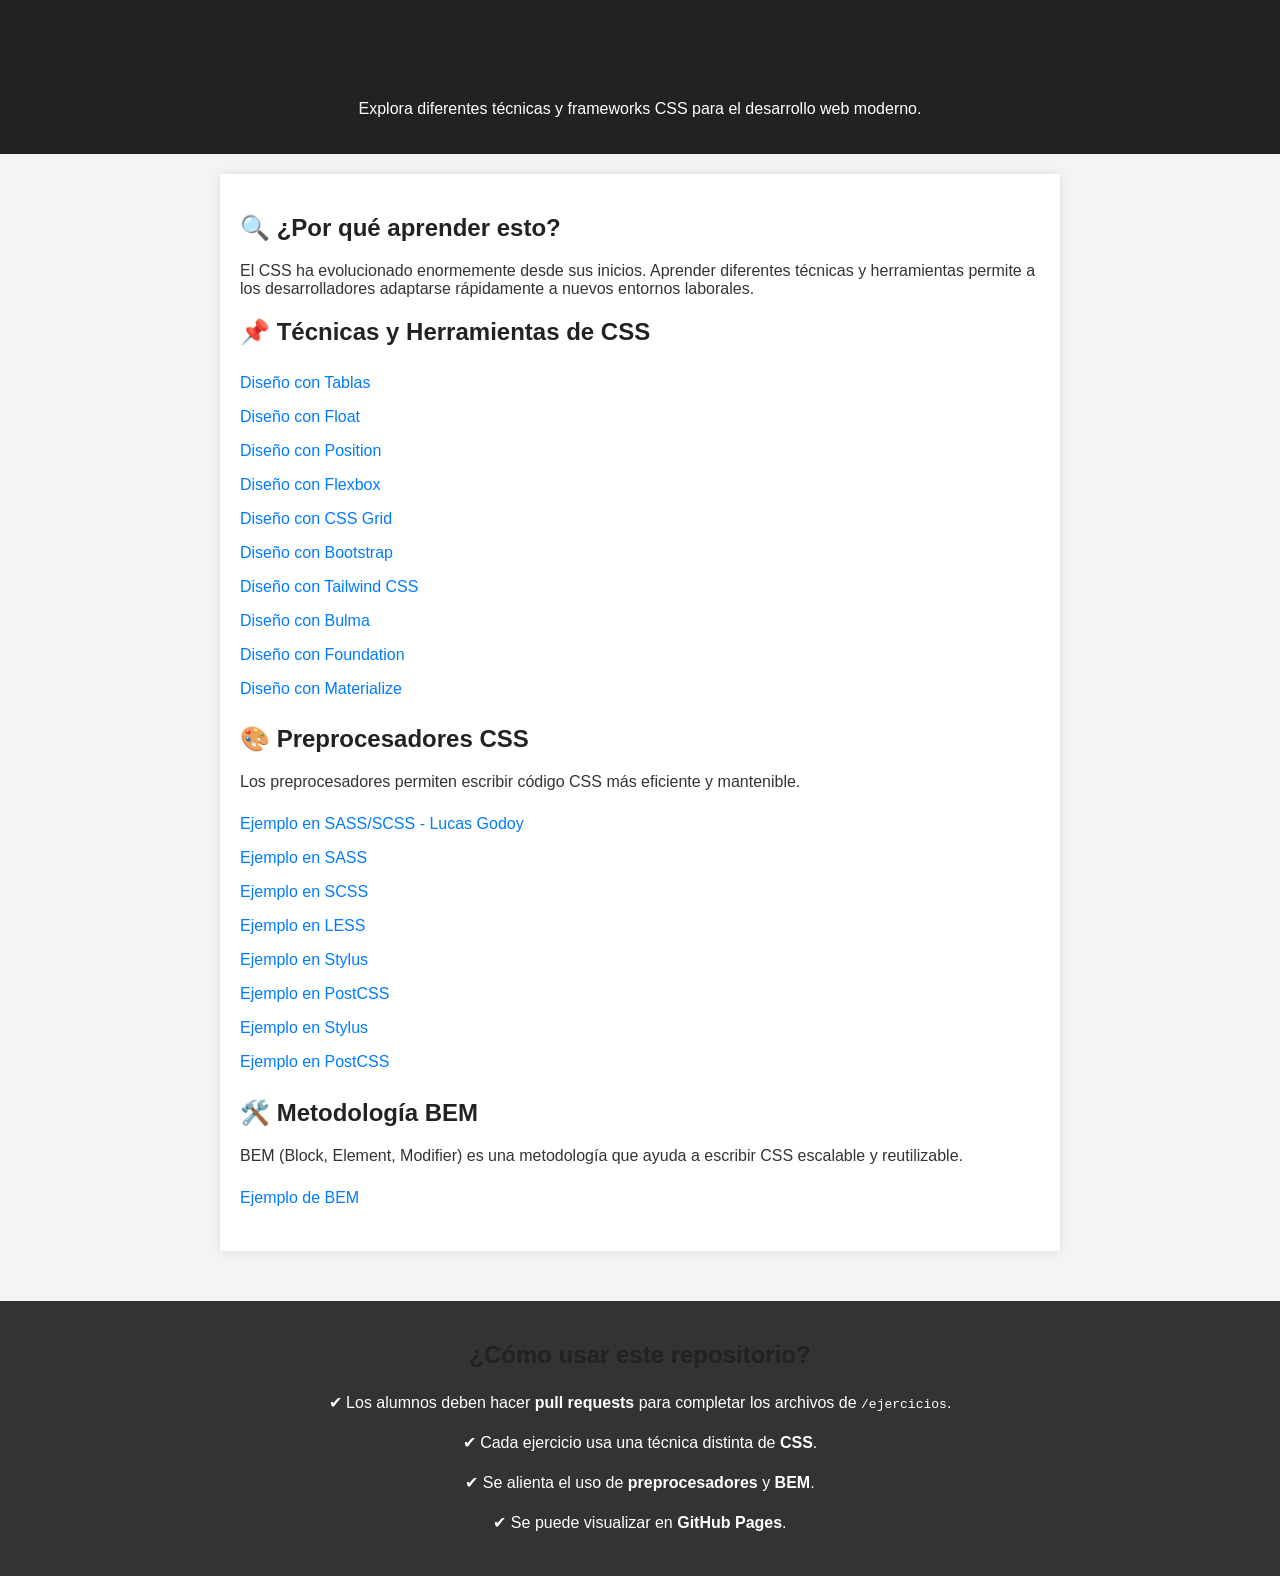
<file: index.html>
<!DOCTYPE html>
<html lang="es">

<head>
    <meta charset="UTF-8">
    <meta name="viewport" content="width=device-width, initial-scale=1.0">
    <title>CSS Moderno - Guía</title>
    <link rel="stylesheet" href="style.css">
</head>
<body>

    <header>
        <h1>CSS Moderno - Repositorio Colaborativo</h1>
        <p>Explora diferentes técnicas y frameworks CSS para el desarrollo web moderno.</p>
    </header>

    <main>
        <section>
            <h2>🔍 ¿Por qué aprender esto?</h2>
            <p>El CSS ha evolucionado enormemente desde sus inicios. Aprender diferentes técnicas y herramientas permite
                a los desarrolladores adaptarse rápidamente a nuevos entornos laborales.</p>
        </section>

        <section>
            <h2>📌 Técnicas y Herramientas de CSS</h2>
            <ul>
                <li><a href="ejercicios/tablas.html">Diseño con Tablas</a></li>
                <li><a href="ejercicios/float.html">Diseño con Float</a></li>
                <li><a href="ejercicios/position.html">Diseño con Position</a></li>
                <li><a href="ejercicios/flex.html">Diseño con Flexbox</a></li>
                <li><a href="ejercicios/grid.html">Diseño con CSS Grid</a></li>
                <li><a href="ejercicios/bootstrap.html">Diseño con Bootstrap</a></li>
                <li><a href="ejercicios/tailwind.html">Diseño con Tailwind CSS</a></li>
                <li><a href="ejercicios/bulma.html">Diseño con Bulma</a></li>
                <li><a href="ejercicios/foundation.html">Diseño con Foundation</a></li>
                <li><a href="ejercicios/materialize.html">Diseño con Materialize</a></li>
            </ul>
        </section>

        <section>
            <h2>🎨 Preprocesadores CSS</h2>
            <p>Los preprocesadores permiten escribir código CSS más eficiente y mantenible.</p>
            <ul>
                <li><a href="ejemploscss.html">Ejemplo en SASS/SCSS - Lucas Godoy</a></li>
                <li><a href="ejemploscss.html">Ejemplo en SASS</a></li>
                <li><a href="areco/arecoplanes.html">Ejemplo en SCSS</a></li>
                <li><a href="scss/ejemplo.less">Ejemplo en LESS</a></li>

                <li><a href="stylus-salma/salmi.html">Ejemplo en Stylus</a></li>
                <li><a href="scss/ejemplo.postcss">Ejemplo en PostCSS</a></li>

                <li><a href="scss/ejemplo.stylus">Ejemplo en Stylus</a></li>
                <li><a href="scss-ale-rojas/ejemplopostcss.html">Ejemplo en PostCSS</a></li>

            </ul>
        </section>

        <section>
            <h2>🛠️ Metodología BEM</h2>
            <p>BEM (Block, Element, Modifier) es una metodología que ayuda a escribir CSS escalable y reutilizable.</p>
            <ul>
                <li><a href="ejercicios/BEM.html">Ejemplo de BEM</a></li>
            </ul>
        </section>
    </main>


    <footer id="how-to-use" style="margin-top: 50px;">
        <div class="container">
            <h2>¿Cómo usar este repositorio?</h2>
            <ul>
                <li>✔ Los alumnos deben hacer <strong>pull requests</strong> para completar los archivos de
                    <code>/ejercicios</code>.
                </li>
                <li>✔ Cada ejercicio usa una técnica distinta de <strong>CSS</strong>.</li>
                <li>✔ Se alienta el uso de <strong>preprocesadores</strong> y <strong>BEM</strong>.</li>
                <li>✔ Se puede visualizar en <strong>GitHub Pages</strong>.</li>
            </ul>
        </div>
    </footer>

</body>

</html>
</file>
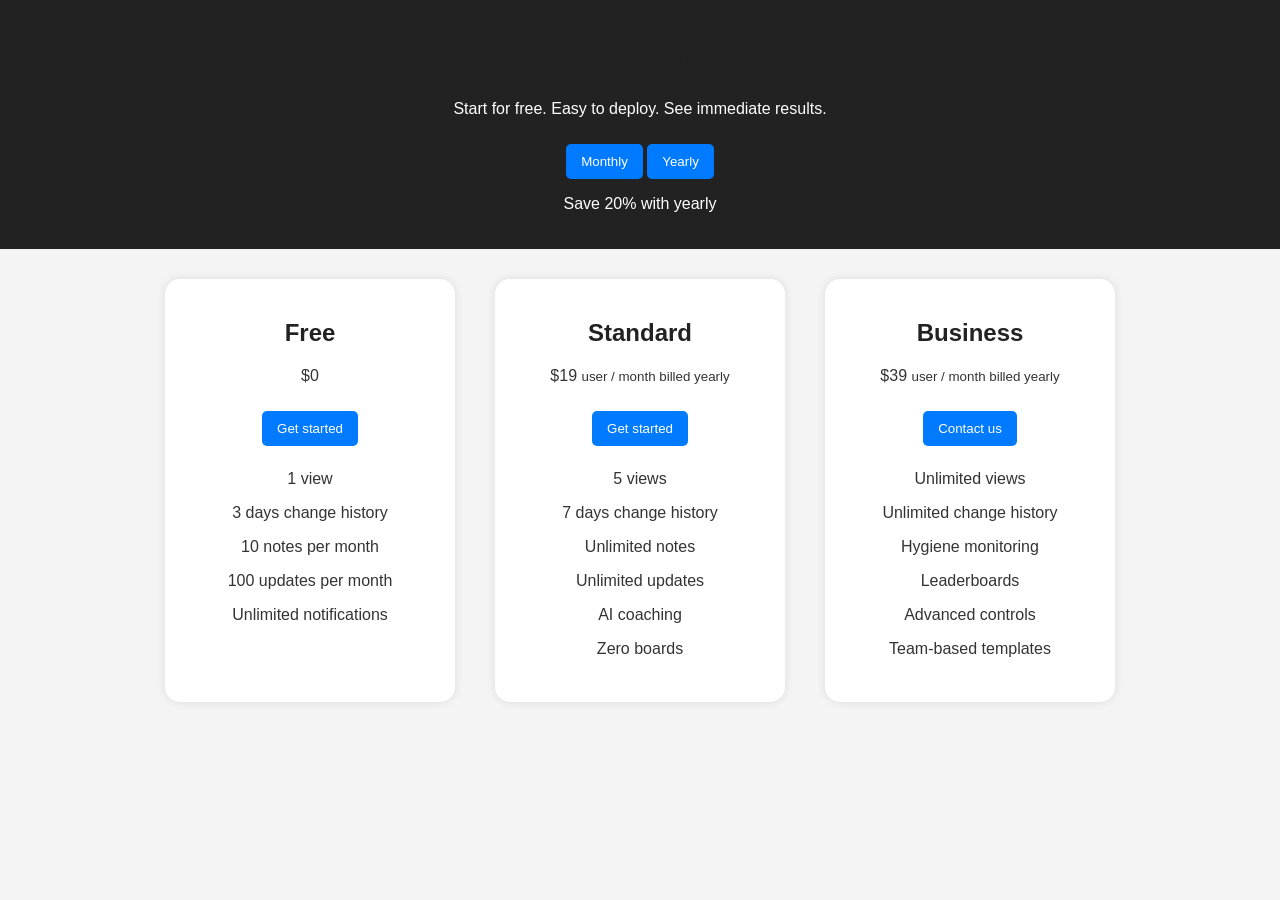
<file: ejemploscss.html>
<!DOCTYPE html>
<html lang="en">
<head>
    <meta charset="UTF-8">
    <meta name="viewport" content="width=device-width, initial-scale=1.0">
    <title>Pricing Plans</title>
    <link rel="stylesheet" href="scss/styles.css">
</head>
<body>
    <header>
        <h1>Pricing</h1>
        <p>Start for free. Easy to deploy. See immediate results.</p>
        <div>
            <button>Monthly</button>
            <button>Yearly</button>
            <p>Save 20% with yearly</p>
        </div>
    </header>
    
    <section>
        <div class="plan">
            <h2>Free</h2>
            <p>$0</p>
            <button>Get started</button>
            <ul>
                <li>1 view</li>
                <li>3 days change history</li>
                <li>10 notes per month</li>
                <li>100 updates per month</li>
                <li>Unlimited notifications</li>
            </ul>
        </div>
        
        <div class="plan">
            <h2>Standard</h2>
            <p>$19 <small>user / month billed yearly</small></p>
            <button>Get started</button>
            <ul>
                <li>5 views</li>
                <li>7 days change history</li>
                <li>Unlimited notes</li>
                <li>Unlimited updates</li>
                <li>AI coaching</li>
                <li>Zero boards</li>
            </ul>
        </div>
        
        <div class="plan">
            <h2>Business</h2>
            <p>$39 <small>user / month billed yearly</small></p>
            <button>Contact us</button>
            <ul>
                <li>Unlimited views</li>
                <li>Unlimited change history</li>
                <li>Hygiene monitoring</li>
                <li>Leaderboards</li>
                <li>Advanced controls</li>
                <li>Team-based templates</li>
            </ul>
        </div>
    </section>
</body>
</html>
</file>
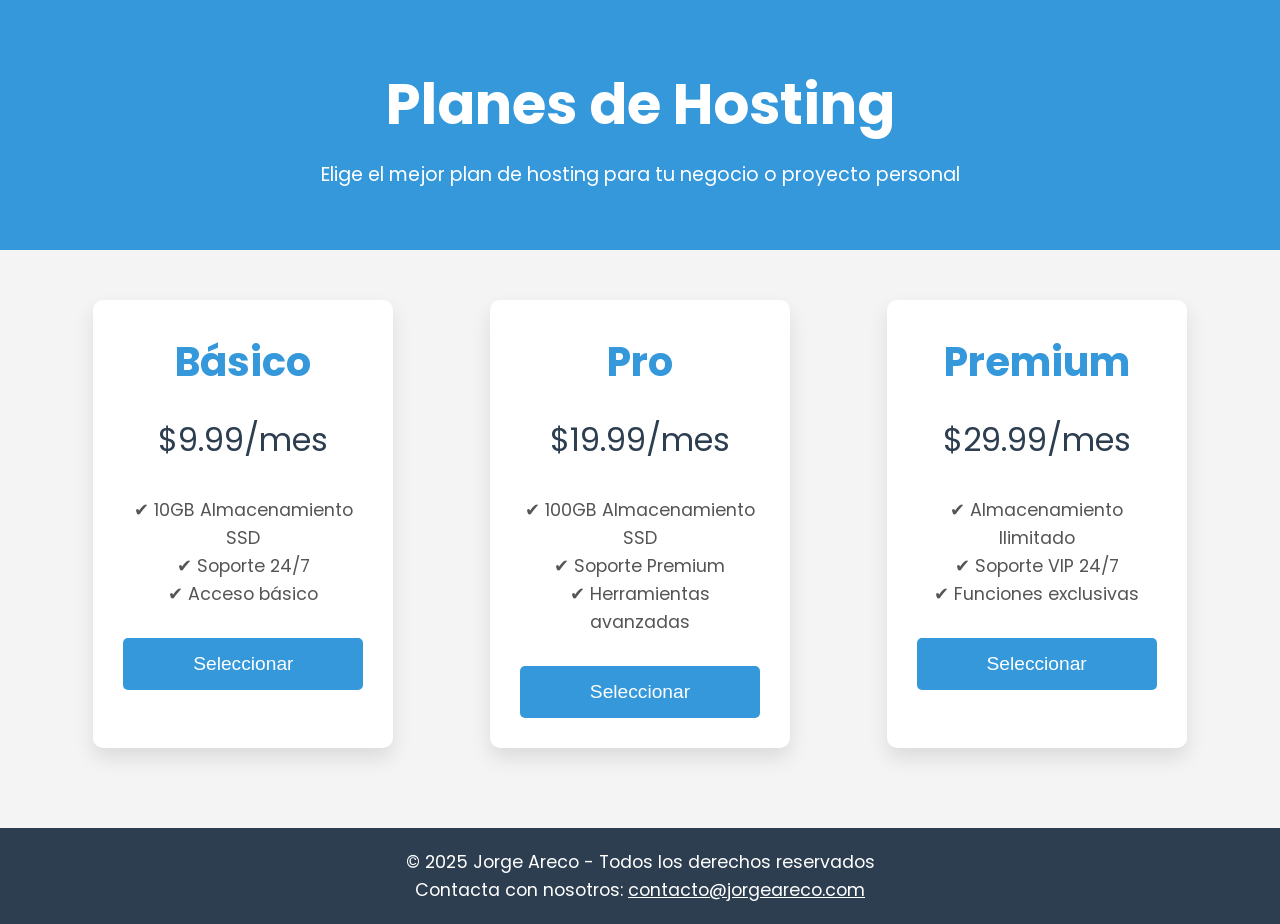
<file: areco/arecoplanes.html>
<!DOCTYPE html>
<html lang="es">
<head>
  <meta charset="UTF-8" />
  <meta name="viewport" content="width=device-width, initial-scale=1.0" />
  <title>Planes de Hosting - Jorge Areco</title>
  <link rel="stylesheet" href="arecoplanes.css" />
  <!-- Fuentes -->
  <link href="https://fonts.googleapis.com/css2?family=Poppins:wght@400;600&display=swap" rel="stylesheet">
</head>
<body>
  <!-- Header -->
  <header class="header">
    <div class="container">
      <h1>Planes de Hosting</h1>
      <p class="tagline">Elige el mejor plan de hosting para tu negocio o proyecto personal</p>
    </div>
  </header>

  <!-- Main Content -->
  <main>
    <section class="pricing">
      <!-- Plan Básico -->
      <div class="plan basic">
        <h2>Básico</h2>
        <p class="price">$9.99/mes</p>
        <ul>
          <li>✔ 10GB Almacenamiento SSD</li>
          <li>✔ Soporte 24/7</li>
          <li>✔ Acceso básico</li>
        </ul>
        <button>Seleccionar</button>
      </div>

      <!-- Plan Pro -->
      <div class="plan pro">
        <h2>Pro</h2>
        <p class="price">$19.99/mes</p>
        <ul>
          <li>✔ 100GB Almacenamiento SSD</li>
          <li>✔ Soporte Premium</li>
          <li>✔ Herramientas avanzadas</li>
        </ul>
        <button>Seleccionar</button>
      </div>

      <!-- Plan Premium -->
      <div class="plan premium">
        <h2>Premium</h2>
        <p class="price">$29.99/mes</p>
        <ul>
          <li>✔ Almacenamiento Ilimitado</li>
          <li>✔ Soporte VIP 24/7</li>
          <li>✔ Funciones exclusivas</li>
        </ul>
        <button>Seleccionar</button>
      </div>
    </section>
  </main>

  <!-- Footer -->
  <footer>
    <div class="container">
      <p>&copy; 2025 Jorge Areco - Todos los derechos reservados</p>
      <p>Contacta con nosotros: <a href="mailto:contacto@jorgeareco.com">contacto@jorgeareco.com</a></p>
    </div>
  </footer>
</body>
</html>
</file>
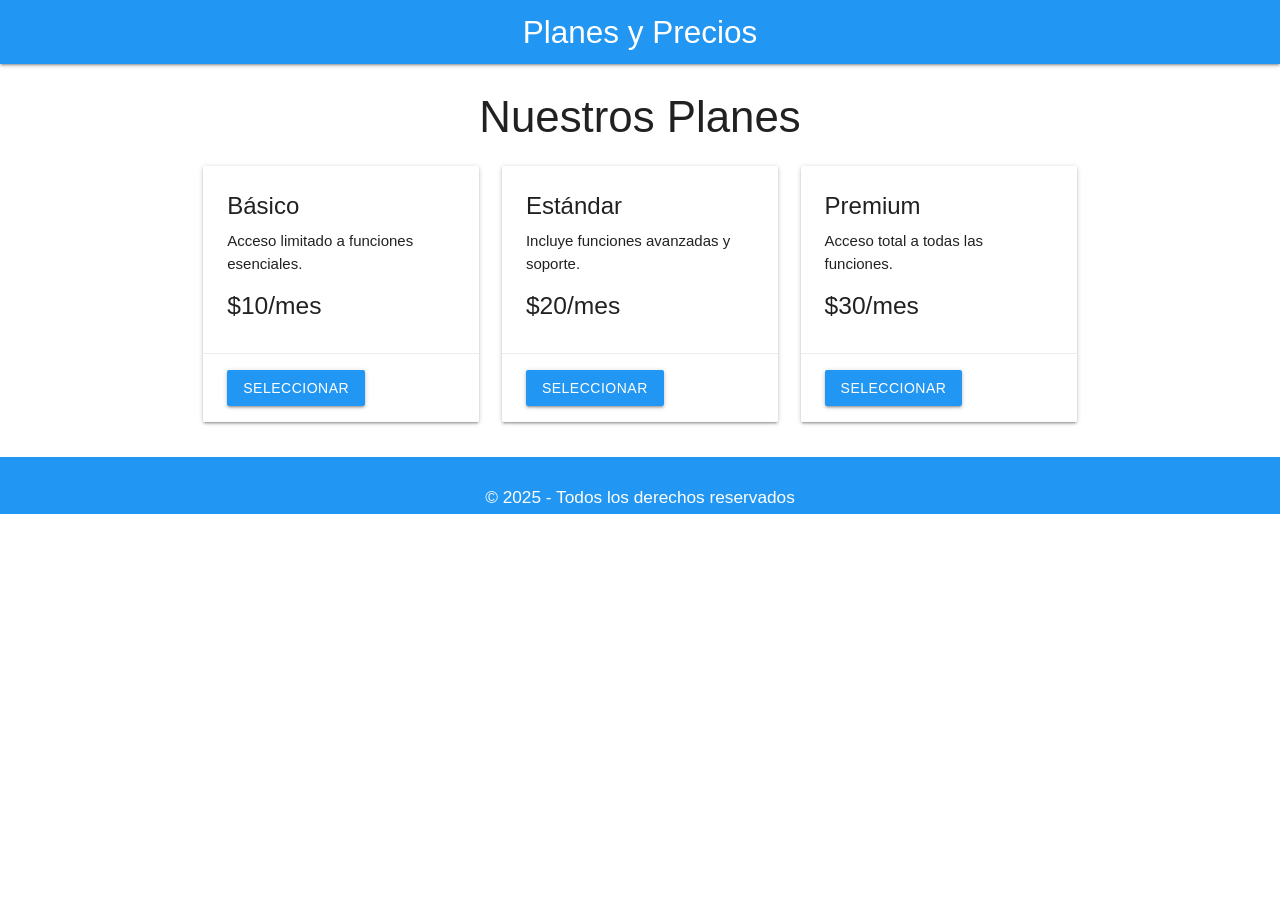
<file: ejercicios/materialize.html>
<!DOCTYPE html>
<html lang="es">
<head>
    <meta charset="UTF-8">
    <meta name="viewport" content="width=device-width, initial-scale=1.0">
    <title>Planes y Precios</title>
    <!-- Importar Materialize CSS -->
    <link href="https://cdnjs.cloudflare.com/ajax/libs/materialize/1.0.0/css/materialize.min.css" rel="stylesheet">
</head>
<body>
<!-- Barra de navegación -->
<nav>
    <div class="nav-wrapper blue">
        <a href="#" class="brand-logo center">Planes y Precios</a>
    </div>
</nav>

<div class="container">
    <h3 class="center-align">Nuestros Planes</h3>
    <div class="row">
        <!-- Plan Básico -->
        <div class="col s12 m4">
            <div class="card">
                <div class="card-content">
                    <span class="card-title">Básico</span>
                    <p>Acceso limitado a funciones esenciales.</p>
                    <h5>$10/mes</h5>
                </div>
                <div class="card-action">
                    <a href="#" class="btn blue">Seleccionar</a>
                </div>
            </div>
        </div>

        <!-- Plan Estándar -->
        <div class="col s12 m4">
            <div class="card">
                <div class="card-content">
                    <span class="card-title">Estándar</span>
                    <p>Incluye funciones avanzadas y soporte.</p>
                    <h5>$20/mes</h5>
                </div>
                <div class="card-action">
                    <a href="#" class="btn blue">Seleccionar</a>
                </div>
            </div>
        </div>

        <!-- Plan Premium -->
        <div class="col s12 m4">
            <div class="card">
                <div class="card-content">
                    <span class="card-title">Premium</span>
                    <p>Acceso total a todas las funciones.</p>
                    <h5>$30/mes</h5>
                </div>
                <div class="card-action">
                    <a href="#" class="btn blue">Seleccionar</a>
                </div>
            </div>
        </div>
    </div>
</div>

<!-- Pie de página -->
<footer class="page-footer blue">
    <div class="container">
        <div class="row">
            <div class="col s12">
                <h6 class="white-text center-align">&copy; 2025 - Todos los derechos reservados</h6>
            </div>
        </div>
    </div>
</footer>

<!-- Importar Materialize JavaScript -->
<script src="https://cdnjs.cloudflare.com/ajax/libs/materialize/1.0.0/js/materialize.min.js"></script>
</body>
</html>
</file>
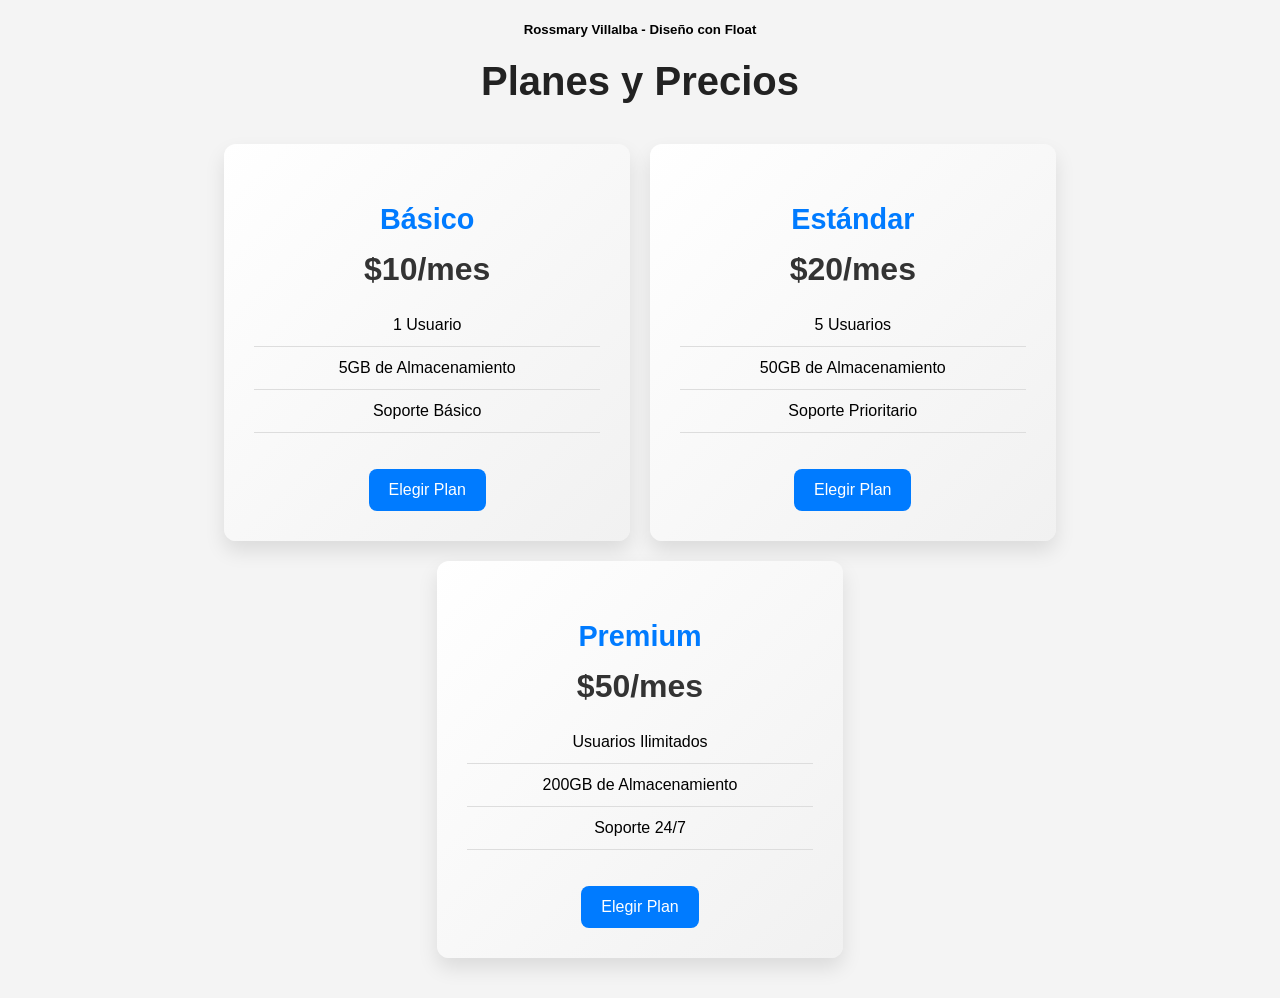
<file: ejercicios/planesfloat.html>
<!DOCTYPE html>
<html lang="es">
<head>
    <meta charset="UTF-8">
    <meta name="viewport" content="width=device-width, initial-scale=1.0">
    <title>Planes y Precios</title>
    <h5>Rossmary Villalba - Diseño con Float</h5>
    <style>
        body {
            font-family: 'Poppins', sans-serif;
            margin: 0;
            padding: 0;
            background-color: #f4f4f4;
            text-align: center;
        }
        h2 {
            color: #222;
            font-size: 2.5rem;
            margin-top: 20px;
        }
        .planes-container {
            width: 90%;
            max-width: 1200px;
            margin: 40px auto;
            display: flex;
            justify-content: center;
            gap: 20px;
            flex-wrap: wrap;
        }
        .plan {
            width: 30%;
            background: linear-gradient(135deg, #ffffff, #f1f1f1);
            padding: 30px;
            border-radius: 12px;
            box-shadow: 0 10px 20px rgba(0, 0, 0, 0.1);
            transition: transform 0.3s ease-in-out;
        }
        .plan:hover {
            transform: translateY(-10px);
        }
        .plan h3 {
            color: #007BFF;
            font-size: 1.8rem;
            margin-bottom: 10px;
        }
        .precio {
            font-size: 2rem;
            font-weight: bold;
            color: #333;
            margin: 15px 0;
        }
        .caracteristicas {
            list-style: none;
            padding: 0;
            font-size: 1rem;
        }
        .caracteristicas li {
            padding: 12px 0;
            border-bottom: 1px solid #ddd;
        }
        .boton {
            display: inline-block;
            margin-top: 20px;
            padding: 12px 20px;
            background: #007BFF;
            color: white;
            font-size: 1rem;
            text-decoration: none;
            border-radius: 8px;
            transition: background 0.3s;
        }
        .boton:hover {
            background: #0056b3;
        }
        @media (max-width: 900px) {
            .plan {
                width: 45%;
            }
        }
        @media (max-width: 600px) {
            .plan {
                width: 100%;
            }
        }
    </style>
</head>
<body>
    <h2>Planes y Precios</h2>
    <div class="planes-container">
        <div class="plan">
            <h3>Básico</h3>
            <p class="precio">$10/mes</p>
            <ul class="caracteristicas">
                <li>1 Usuario</li>
                <li>5GB de Almacenamiento</li>
                <li>Soporte Básico</li>
            </ul>
            <a href="#" class="boton">Elegir Plan</a>
        </div>
        <div class="plan">
            <h3>Estándar</h3>
            <p class="precio">$20/mes</p>
            <ul class="caracteristicas">
                <li>5 Usuarios</li>
                <li>50GB de Almacenamiento</li>
                <li>Soporte Prioritario</li>
            </ul>
            <a href="#" class="boton">Elegir Plan</a>
        </div>
        <div class="plan">
            <h3>Premium</h3>
            <p class="precio">$50/mes</p>
            <ul class="caracteristicas">
                <li>Usuarios Ilimitados</li>
                <li>200GB de Almacenamiento</li>
                <li>Soporte 24/7</li>
            </ul>
            <a href="#" class="boton">Elegir Plan</a>
        </div>
    </div>
</body>
</html>
</file>
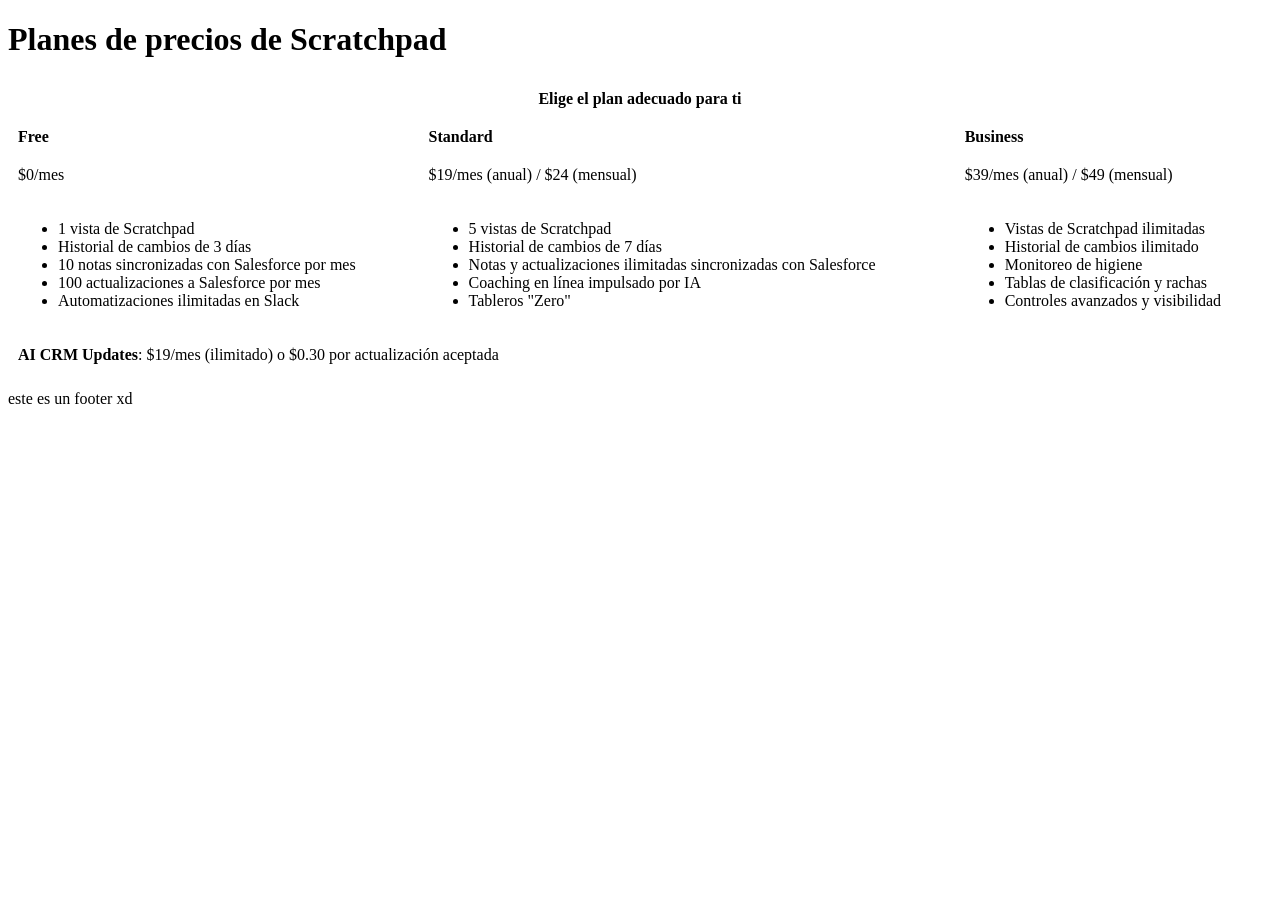
<file: ejercicios/tablas.html>
<!DOCTYPE html>
<html lang="es">

<head>
    <meta charset="UTF-8">
    <meta name="viewport" content="width=device-width, initial-scale=1.0">
    <title>Scratchpad - Precios</title>
</head>

<body>
    <header>
        <h1>Planes de precios de Scratchpad</h1>
    </header>
    <main>
        <table border="0" width="100%" cellspacing="0" cellpadding="10">
            <thead>
                <tr>
                    <th colspan="3">Elige el plan adecuado para ti</th>
                </tr>
            </thead>
            <tbody>
                <tr>
                    <td><strong>Free</strong></td>
                    <td><strong>Standard</strong></td>
                    <td><strong>Business</strong></td>
                </tr>
                <tr>
                    <td>$0/mes</td>
                    <td>$19/mes (anual) / $24 (mensual)</td>
                    <td>$39/mes (anual) / $49 (mensual)</td>
                </tr>
                <tr>
                    <td>
                        <ul>
                            <li>1 vista de Scratchpad</li>
                            <li>Historial de cambios de 3 días</li>
                            <li>10 notas sincronizadas con Salesforce por mes</li>
                            <li>100 actualizaciones a Salesforce por mes</li>
                            <li>Automatizaciones ilimitadas en Slack</li>
                        </ul>
                    </td>
                    <td>
                        <ul>
                            <li>5 vistas de Scratchpad</li>
                            <li>Historial de cambios de 7 días</li>
                            <li>Notas y actualizaciones ilimitadas sincronizadas con Salesforce</li>
                            <li>Coaching en línea impulsado por IA</li>
                            <li>Tableros "Zero"</li>
                        </ul>
                    </td>
                    <td>
                        <ul>
                            <li>Vistas de Scratchpad ilimitadas</li>
                            <li>Historial de cambios ilimitado</li>
                            <li>Monitoreo de higiene</li>
                            <li>Tablas de clasificación y rachas</li>
                            <li>Controles avanzados y visibilidad</li>
                        </ul>
                    </td>
                </tr>
                <tr>
                    <td colspan="3"><strong>AI CRM Updates</strong>: $19/mes (ilimitado) o $0.30 por actualización
                        aceptada</td>
                </tr>
            </tbody>
        </table>
    </main>
</body>
<footer>
    <p>este es un footer xd</p>
</footer>
</html>
</file>
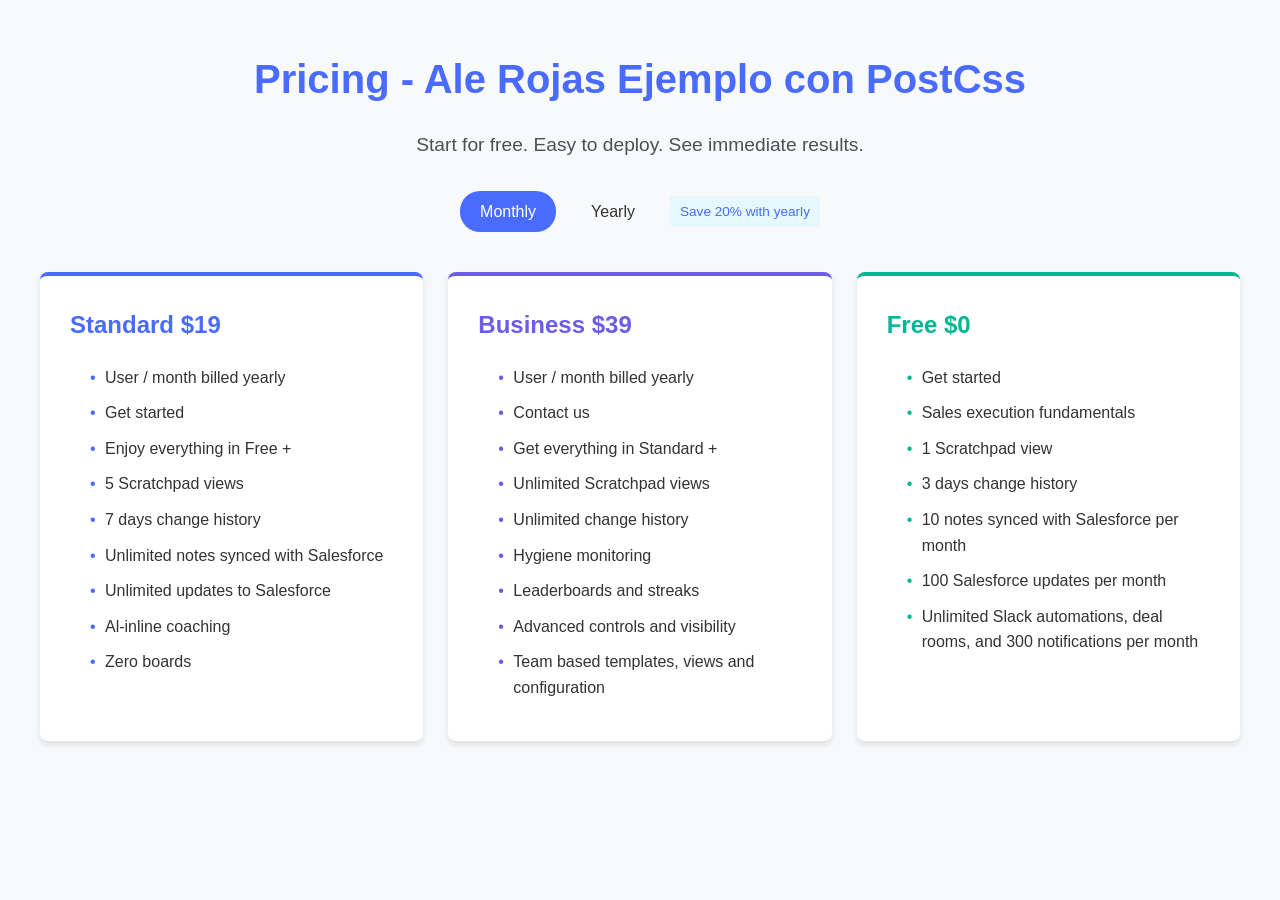
<file: scss-ale-rojas/ejemplopostcss.html>
<!DOCTYPE html>
<html lang="es">
<head>
    <meta charset="UTF-8">
    <meta name="viewport" content="width=device-width, initial-scale=1.0">
    <title>Pricing</title>
    <link rel="stylesheet" href="docs/css/styles.min.css">
</head>
<body>
    <div class="container">
        
        <header class="pricing-header">
            <h1>Pricing - Ale Rojas Ejemplo con PostCss</h1>
            <p class="subtitle">Start for free. Easy to deploy. See immediate results.</p>
            
            <div class="billing-options">
                <span class="monthly active">Monthly</span>
                <span class="yearly">Yearly</span>
                <span class="save">Save 20% with yearly</span>
            </div>
        </header>
        
        <div class="pricing-cards">
            <div class="card standard">
                <h3>Standard $19</h3>
                <ul>
                    <li>User / month billed yearly</li>
                    <li>Get started</li>
                    <li>Enjoy everything in Free +</li>
                    <li>5 Scratchpad views</li>
                    <li>7 days change history</li>
                    <li>Unlimited notes synced with Salesforce</li>
                    <li>Unlimited updates to Salesforce</li>
                    <li>Al-inline coaching</li>
                    <li>Zero boards</li>
                </ul>
            </div>
            
            <div class="card business">
                <h3>Business $39</h3>
                <ul>
                    <li>User / month billed yearly</li>
                    <li>Contact us</li>
                    <li>Get everything in Standard +</li>
                    <li>Unlimited Scratchpad views</li>
                    <li>Unlimited change history</li>
                    <li>Hygiene monitoring</li>
                    <li>Leaderboards and streaks</li>
                    <li>Advanced controls and visibility</li>
                    <li>Team based templates, views and configuration</li>
                </ul>
            </div>
            
            <div class="card free">
                <h3>Free $0</h3>
                <ul>
                    <li>Get started</li>
                    <li>Sales execution fundamentals</li>
                    <li>1 Scratchpad view</li>
                    <li>3 days change history</li>
                    <li>10 notes synced with Salesforce per month</li>
                    <li>100 Salesforce updates per month</li>
                    <li>Unlimited Slack automations, deal rooms, and 300 notifications per month</li>
                </ul>
            </div>
        </div>
    </div>
</body>
</html>
</file>
<file: style.css>
body {
    font-family: Arial, sans-serif;
    margin: 0;
    padding: 0;
    background-color: #f4f4f4;
    color: #333;
}
header {
    background-color: #222;
    color: white;
    text-align: center;
    padding: 20px;
}
main {
    max-width: 800px;
    margin: 20px auto;
    padding: 20px;
    background-color: white;
    box-shadow: 0 0 10px rgba(0, 0, 0, 0.1);
}
h1, h2 {
    color: #222;
}
ul {
    list-style: none;
    padding: 0;
}
ul li {
    padding: 8px 0;
}
ul li a {
    text-decoration: none;
    color: #007bff;
}
ul li a:hover {
    text-decoration: underline;
}


footer {
    background-color: #333;
    color: white;
    padding: 20px 0;
    text-align: center;
    font-family: Arial, sans-serif;
}

footer h2 {
    margin-bottom: 10px;
    font-size: 24px;
}

footer ul {
    list-style-type: none;
    padding: 0;
}

footer li {
    margin: 5px 0;
}

footer a {
    color: #f0f0f0;
    text-decoration: none;
}

footer a:hover {
    text-decoration: underline;
}

footer .container {
    width: 80%;
    max-width: 1200px;
    margin: 0 auto;
}
</file>
<file: scss/styles.css>
body {
  font-family: Arial, sans-serif;
  margin: 0;
  padding: 0;
  background-color: #f4f4f4;
  color: #333;
}

header {
  background-color: #222;
  color: white;
  text-align: center;
  padding: 20px;
}

main {
  max-width: 800px;
  margin: 20px auto;
  padding: 20px;
  background-color: white;
  box-shadow: 0 0 10px rgba(0, 0, 0, 0.1);
}

h1, h2 {
  color: #222;
}

section {
  display: flex;
  justify-content: center;
  flex-wrap: wrap;
  gap: 20px;
  max-width: 1000px;
  margin: 20px auto;
}

.plan {
  background: white;
  padding: 20px;
  margin: 10px;
  border-radius: 15px;
  box-shadow: 0 0 10px rgba(0, 0, 0, 0.1);
  text-align: center;
  width: 250px;
  transition: 0.2s;
  cursor: pointer;
}
.plan:hover {
  transform: scale(1.1);
  background: rgba(194, 194, 194, 0.425);
}

ul {
  list-style: none;
  padding: 0;
}

ul li {
  padding: 8px 0;
}

button {
  background-color: #007bff;
  color: white;
  border: none;
  padding: 10px 15px;
  cursor: pointer;
  margin-top: 10px;
  border-radius: 5px;
}
button:hover {
  background-color: #0062cc;
}

footer {
  background-color: #333;
  color: white;
  padding: 20px 0;
  text-align: center;
}
footer h2 {
  margin-bottom: 10px;
  font-size: 24px;
}
footer ul {
  list-style-type: none;
  padding: 0;
}
footer li {
  margin: 5px 0;
}
footer a {
  color: #f0f0f0;
  text-decoration: none;
}
footer a:hover {
  text-decoration: underline;
}/*# sourceMappingURL=styles.css.map */
</file>
<file: areco/arecoplanes.css>
* {
  margin: 0;
  padding: 0;
  box-sizing: border-box;
}

body {
  font-family: "Poppins", sans-serif;
  background-color: #f4f4f4;
  color: #333;
  line-height: 1.6;
}

.header {
  background-color: #3498db;
  padding: 60px 0;
  color: white;
  text-align: center;
}
.header .container {
  width: 80%;
  margin: 0 auto;
}
.header h1 {
  font-size: 3.5em;
  margin-bottom: 10px;
}
.header .tagline {
  font-size: 1.2em;
  margin-top: 5px;
}

.pricing {
  display: flex;
  justify-content: space-around;
  gap: 30px;
  padding: 50px 20px;
  margin: 0 auto;
  max-width: 1200px;
  flex-wrap: wrap;
}

.plan {
  background-color: white;
  border-radius: 10px;
  box-shadow: 0 10px 20px rgba(0, 0, 0, 0.1);
  padding: 30px;
  text-align: center;
  width: 300px;
  transition: transform 0.3s ease;
  margin-bottom: 30px;
  overflow: hidden;
}
.plan:hover {
  transform: translateY(-10px);
}
.plan h2 {
  color: #3498db;
  font-size: 2.5em;
  margin-bottom: 20px;
}
.plan .price {
  font-size: 2em;
  color: #2c3e50;
  margin-bottom: 30px;
}
.plan ul {
  list-style: none;
  font-size: 1.1em;
  margin-bottom: 30px;
  color: #555;
}
.plan button {
  background-color: #3498db;
  color: white;
  padding: 15px;
  font-size: 1.2em;
  border: none;
  border-radius: 5px;
  width: 100%;
  cursor: pointer;
  transition: background-color 0.3s ease;
}
.plan button:hover {
  background-color: rgb(33.1380753138, 125.1882845188, 186.8619246862);
}

footer {
  background-color: #2c3e50;
  color: white;
  text-align: center;
  padding: 20px 0;
}
footer .container {
  width: 80%;
  margin: 0 auto;
}
footer p {
  font-size: 1.1em;
}
footer a {
  color: white;
  text-decoration: underline;
}

@media (max-width: 768px) {
  .pricing {
    flex-direction: column;
    align-items: center;
    gap: 20px;
  }
  .plan {
    width: 80%;
    max-width: 400px;
  }
}

/*# sourceMappingURL=arecoplanes.css.map */
</file>
<file: scss-ale-rojas/docs/css/styles.min.css>
/* Configuración base */
:root {
    --primary-color: #4a6bff;
    --secondary-color: #f8f9fa;
    --text-color: #333;
    --light-gray: #e9ecef;
    --medium-gray: #adb5bd;
    --dark-gray: #495057;
    --white: #fff;
    --border-radius: 8px;
    --box-shadow: 0 4px 6px rgba(0, 0, 0, 0.1);
    --transition: all 0.3s ease;
  }
  
  /* Reset y estilos generales */
  body {
    font-family: 'Segoe UI', Tahoma, Geneva, Verdana, sans-serif;
    line-height: 1.6;
    color: var(--text-color);
    background-color: var(--secondary-color);
    margin: 0;
    padding: 0;
  }
  
  .container {
    max-width: 1200px;
    margin: 0 auto;
    padding: 20px;
  }
  
  .exit-instruction {
    margin-bottom: 20px;
    color: var(--medium-gray);
    font-size: 0.9rem;
    
    strong {
      font-weight: 600;
    }
  }
  
  /* Encabezado de precios */
  .pricing-header {
    text-align: center;
    margin-bottom: 40px;
    
    h1 {
      font-size: 2.5rem;
      margin-bottom: 10px;
      color: var(--primary-color);
    }
    
    .subtitle {
      font-size: 1.2rem;
      color: var(--dark-gray);
      margin-bottom: 30px;
    }
  }
  
  /* Opciones de facturación */
  .billing-options {
    display: flex;
    justify-content: center;
    align-items: center;
    gap: 15px;
    margin-bottom: 30px;
    
    .monthly, .yearly {
      padding: 8px 20px;
      border-radius: 20px;
      cursor: pointer;
      transition: var(--transition);
      
      &.active {
        background-color: var(--primary-color);
        color: var(--white);
      }
    }
    
    .save {
      background-color: #e6f7ff;
      color: var(--primary-color);
      padding: 5px 10px;
      border-radius: 4px;
      font-size: 0.85rem;
      font-weight: 500;
    }
  }
  
  /* Tarjetas de precios */
  .pricing-cards {
    display: grid;
    grid-template-columns: repeat(auto-fit, minmax(300px, 1fr));
    gap: 25px;
    margin-top: 40px;
  }
  
  .card {
    background: var(--white);
    border-radius: var(--border-radius);
    padding: 30px;
    box-shadow: var(--box-shadow);
    transition: var(--transition);
    
    &:hover {
      transform: translateY(-5px);
      box-shadow: 0 10px 20px rgba(0, 0, 0, 0.1);
    }
    
    h3 {
      font-size: 1.5rem;
      margin-top: 0;
      margin-bottom: 20px;
      color: var(--primary-color);
    }
    
    ul {
      padding-left: 20px;
      margin: 0;
      
      li {
        margin-bottom: 10px;
        list-style-type: none;
        position: relative;
        padding-left: 15px;
        
        &:before {
          content: "•";
          position: absolute;
          left: 0;
          color: var(--primary-color);
        }
      }
    }
  }
  
  /* Estilos específicos para cada tarjeta */
  .standard {
    border-top: 4px solid #4a6bff;
  }
  
  .business {
    border-top: 4px solid #6c5ce7;
    
    h3 {
      color: #6c5ce7;
    }
    
    ul li:before {
      color: #6c5ce7;
    }
  }
  
  .free {
    border-top: 4px solid #00b894;
    
    h3 {
      color: #00b894;
    }
    
    ul li:before {
      color: #00b894;
    }
  }
  
  /* Responsive */
  @media (max-width: 768px) {
    .pricing-cards {
      grid-template-columns: 1fr;
    }
    
    .billing-options {
      flex-direction: column;
    }
  }
</file>
